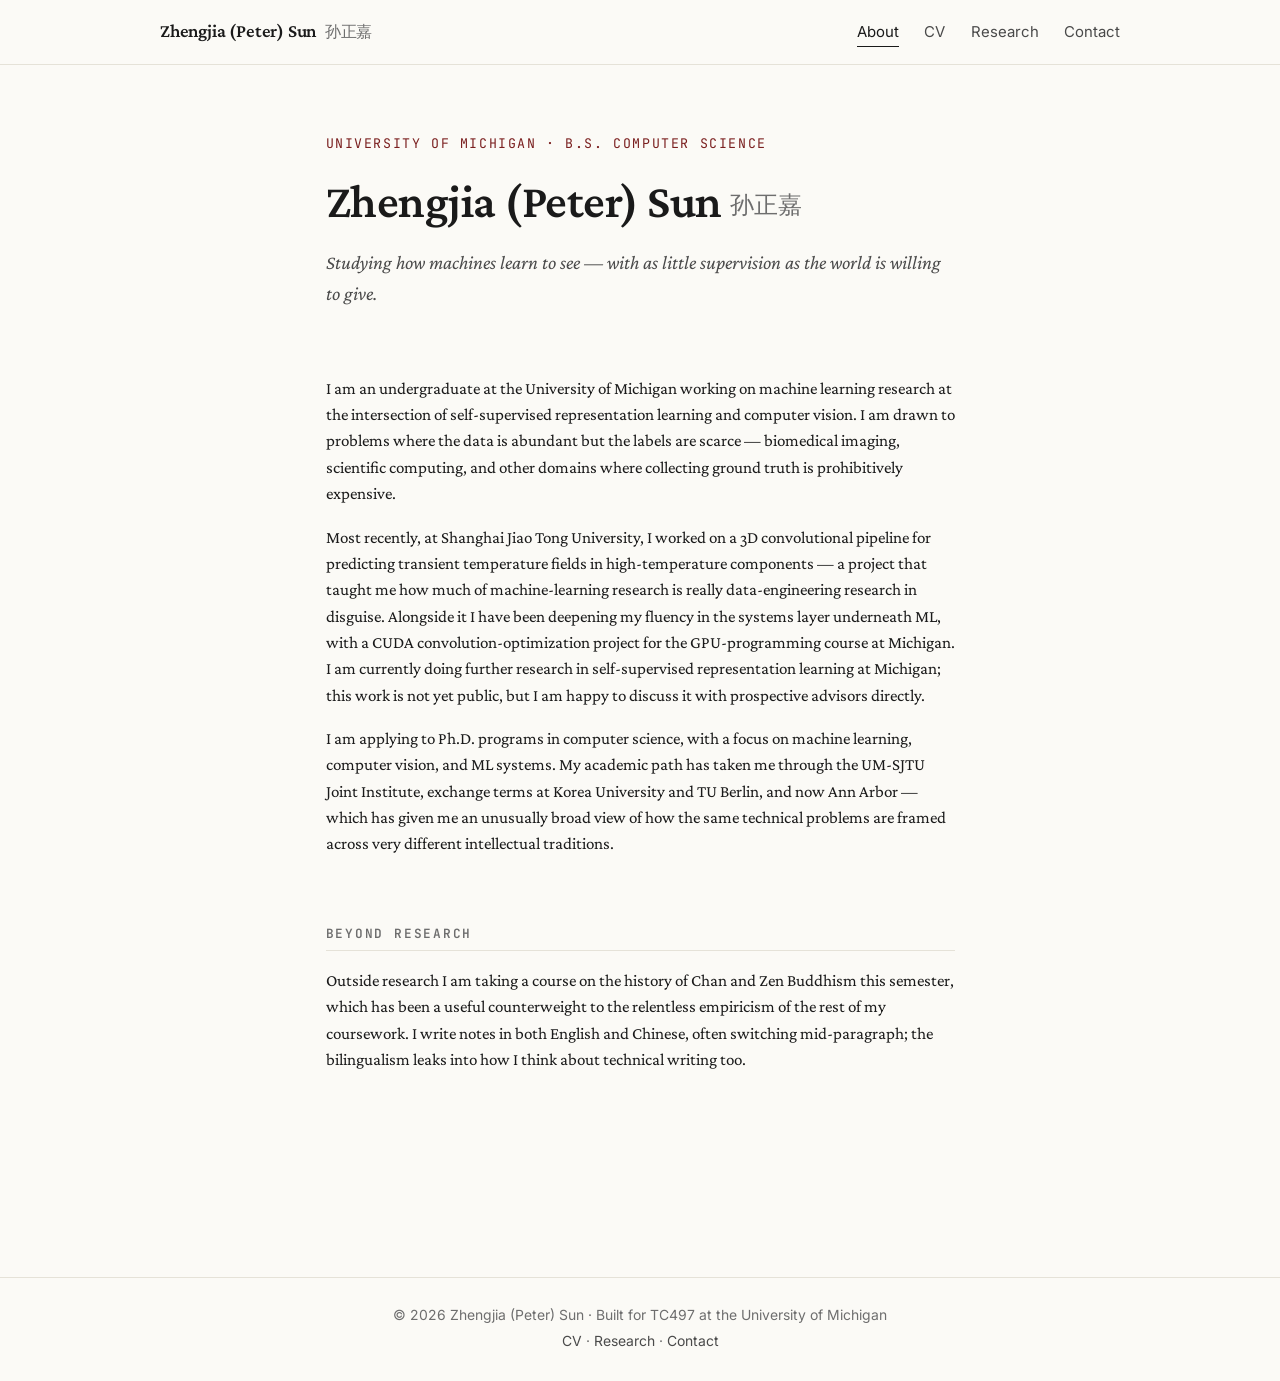
<file: index.html>
<!DOCTYPE html>
<html lang="en">
<head>
<meta charset="UTF-8">
<meta name="viewport" content="width=device-width, initial-scale=1.0">
<title>Zhengjia (Peter) Sun — Computer Science, University of Michigan</title>
<meta name="description" content="Zhengjia (Peter) Sun is an undergraduate at the University of Michigan studying computer science, with research interests in self-supervised representation learning and computer vision for biomedical applications.">
<link rel="preconnect" href="https://fonts.googleapis.com">
<link rel="preconnect" href="https://fonts.gstatic.com" crossorigin>
<link href="https://fonts.googleapis.com/css2?family=Crimson+Pro:ital,wght@0,400;0,500;0,600;1,400&family=Inter:wght@400;500;600&family=JetBrains+Mono:wght@400;500&display=swap" rel="stylesheet">
<link rel="stylesheet" href="assets/style.css">
</head>
<body>

<header class="site-header">
  <div class="site-header-inner">
    <a href="index.html" class="site-brand">Zhengjia (Peter) Sun<span class="brand-cn">孙正嘉</span></a>
    <nav class="site-nav">
      <span class="active">About</span>
      <a href="cv.html">CV</a>
      <a href="research.html">Research</a>
      <a href="contact.html">Contact</a>
    </nav>
  </div>
</header>

<main class="page">

  <section class="hero">
    <p class="hero-eyebrow">University of Michigan · B.S. Computer Science</p>
    <h1 class="hero-title">Zhengjia (Peter) Sun<span class="cn">孙正嘉</span></h1>
    <p class="hero-tagline">Studying how machines learn to see — with as little supervision as the world is willing to give.</p>
  </section>

  <section>
    <p>
      I am an undergraduate at the University of Michigan working on machine
      learning research at the intersection of self-supervised representation
      learning and computer vision. I am drawn to problems where the data is
      abundant but the labels are scarce — biomedical imaging, scientific
      computing, and other domains where collecting ground truth is
      prohibitively expensive.
    </p>
    <p>
      Most recently, at Shanghai Jiao Tong University, I worked on a 3D
      convolutional pipeline for predicting transient temperature fields in
      high-temperature components — a project that taught me how much of
      machine-learning research is really data-engineering research in
      disguise. Alongside it I have been deepening my fluency in the
      systems layer underneath ML, with a CUDA convolution-optimization
      project for the GPU-programming course at Michigan. I am currently
      doing further research in self-supervised representation learning at
      Michigan; this work is not yet public, but I am happy to discuss it
      with prospective advisors directly.
    </p>
    <p>
      I am applying to Ph.D. programs in computer science, with a focus on
      machine learning, computer vision, and ML systems. My academic path has
      taken me through the UM-SJTU Joint Institute, exchange terms at Korea
      University and TU Berlin, and now Ann Arbor — which has given me an
      unusually broad view of how the same technical problems are framed
      across very different intellectual traditions.
    </p>
  </section>

  <h2 class="section-label">Beyond Research</h2>

  <section>
    <p>
      Outside research I am taking a course on the history of Chan and Zen
      Buddhism this semester, which has been a useful counterweight to the
      relentless empiricism of the rest of my coursework. I write notes in
      both English and Chinese, often switching mid-paragraph; the
      bilingualism leaks into how I think about technical writing too.
    </p>
  </section>

</main>

<footer class="site-footer">
  <p>© 2026 Zhengjia (Peter) Sun · Built for TC497 at the University of Michigan</p>
  <p><a href="cv.html">CV</a> · <a href="research.html">Research</a> · <a href="contact.html">Contact</a></p>
</footer>

</body>
</html>
</file>
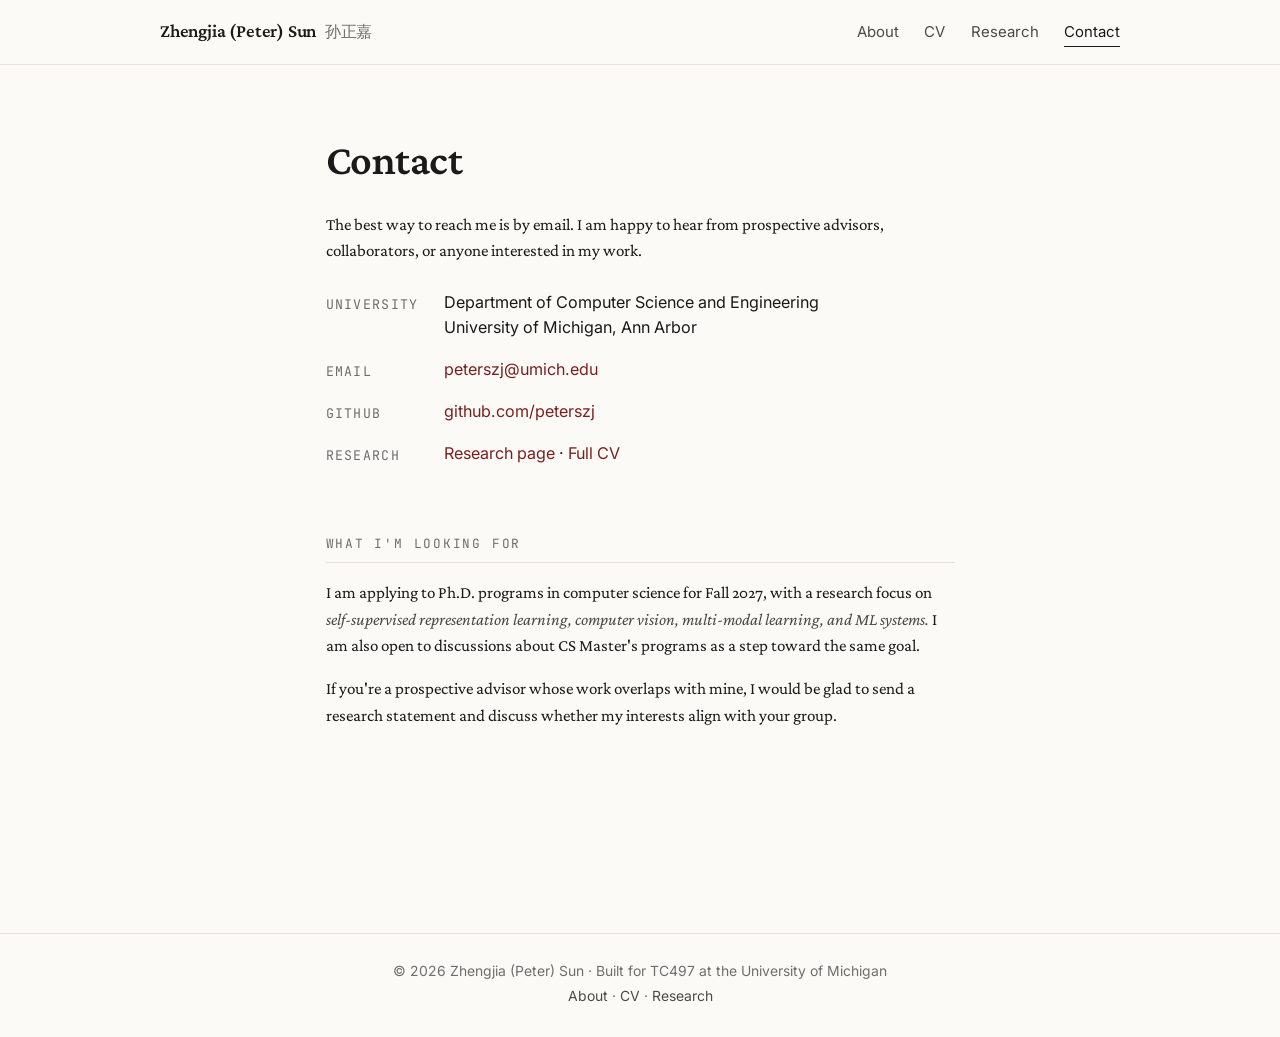
<file: contact.html>
<!DOCTYPE html>
<html lang="en">
<head>
<meta charset="UTF-8">
<meta name="viewport" content="width=device-width, initial-scale=1.0">
<title>Contact — Zhengjia (Peter) Sun</title>
<meta name="description" content="Get in touch with Zhengjia (Peter) Sun — graduate-school applicant, computer science research.">
<link rel="preconnect" href="https://fonts.googleapis.com">
<link rel="preconnect" href="https://fonts.gstatic.com" crossorigin>
<link href="https://fonts.googleapis.com/css2?family=Crimson+Pro:ital,wght@0,400;0,500;0,600;1,400&family=Inter:wght@400;500;600&family=JetBrains+Mono:wght@400;500&display=swap" rel="stylesheet">
<link rel="stylesheet" href="assets/style.css">
</head>
<body>

<header class="site-header">
  <div class="site-header-inner">
    <a href="index.html" class="site-brand">Zhengjia (Peter) Sun<span class="brand-cn">孙正嘉</span></a>
    <nav class="site-nav">
      <a href="index.html">About</a>
      <a href="cv.html">CV</a>
      <a href="research.html">Research</a>
      <span class="active">Contact</span>
    </nav>
  </div>
</header>

<main class="page">

  <h1>Contact</h1>

  <p>
    The best way to reach me is by email. 
    I am happy to hear from prospective advisors, collaborators, or anyone interested in my work.
  </p>

  <dl class="contact-grid">
    <dt>University</dt>
    <dd>Department of Computer Science and Engineering<br>University of Michigan, Ann Arbor</dd>

    <dt>Email</dt>
    <dd><a href="mailto:peterszj@umich.edu">peterszj@umich.edu</a></dd>

    <dt>GitHub</dt>
    <dd><a href="https://github.com/peterszj">github.com/peterszj</a></dd>

    <dt>Research</dt>
    <dd><a href="research.html">Research page</a> · <a href="cv.html">Full CV</a></dd>
  </dl>

  <p class="section-label">What I'm looking for</p>

  <p>
    I am applying to Ph.D. programs in computer science for Fall 2027, with
    a research focus on <em>self-supervised representation learning, computer vision, 
    multi-modal learning, and ML systems.</em> I am also
    open to discussions about CS Master's programs as a step toward the
    same goal.
  </p>
  <p>
    If you're a prospective advisor whose work overlaps with mine, I would
    be glad to send a research statement and discuss whether my interests
    align with your group.
  </p>

</main>

<footer class="site-footer">
  <p>© 2026 Zhengjia (Peter) Sun · Built for TC497 at the University of Michigan</p>
  <p><a href="index.html">About</a> · <a href="cv.html">CV</a> · <a href="research.html">Research</a></p>
</footer>

</body>
</html>
</file>
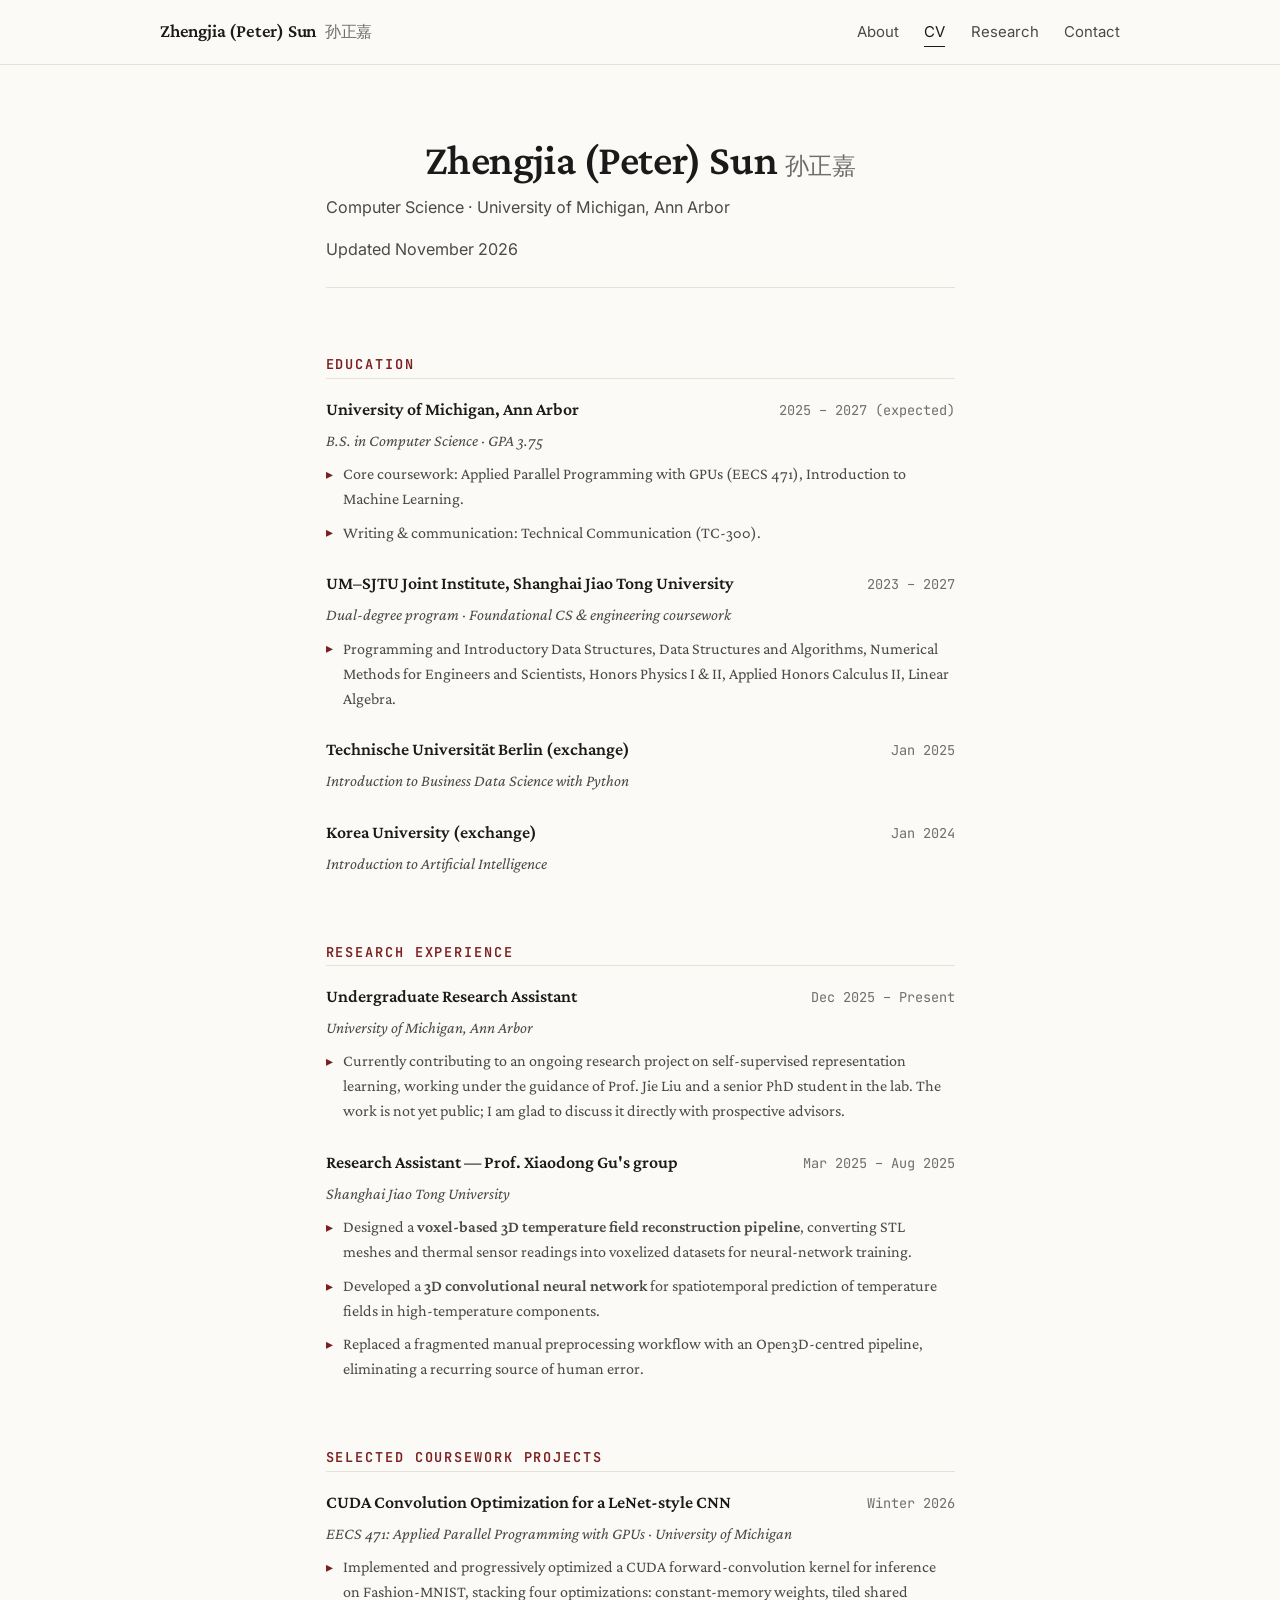
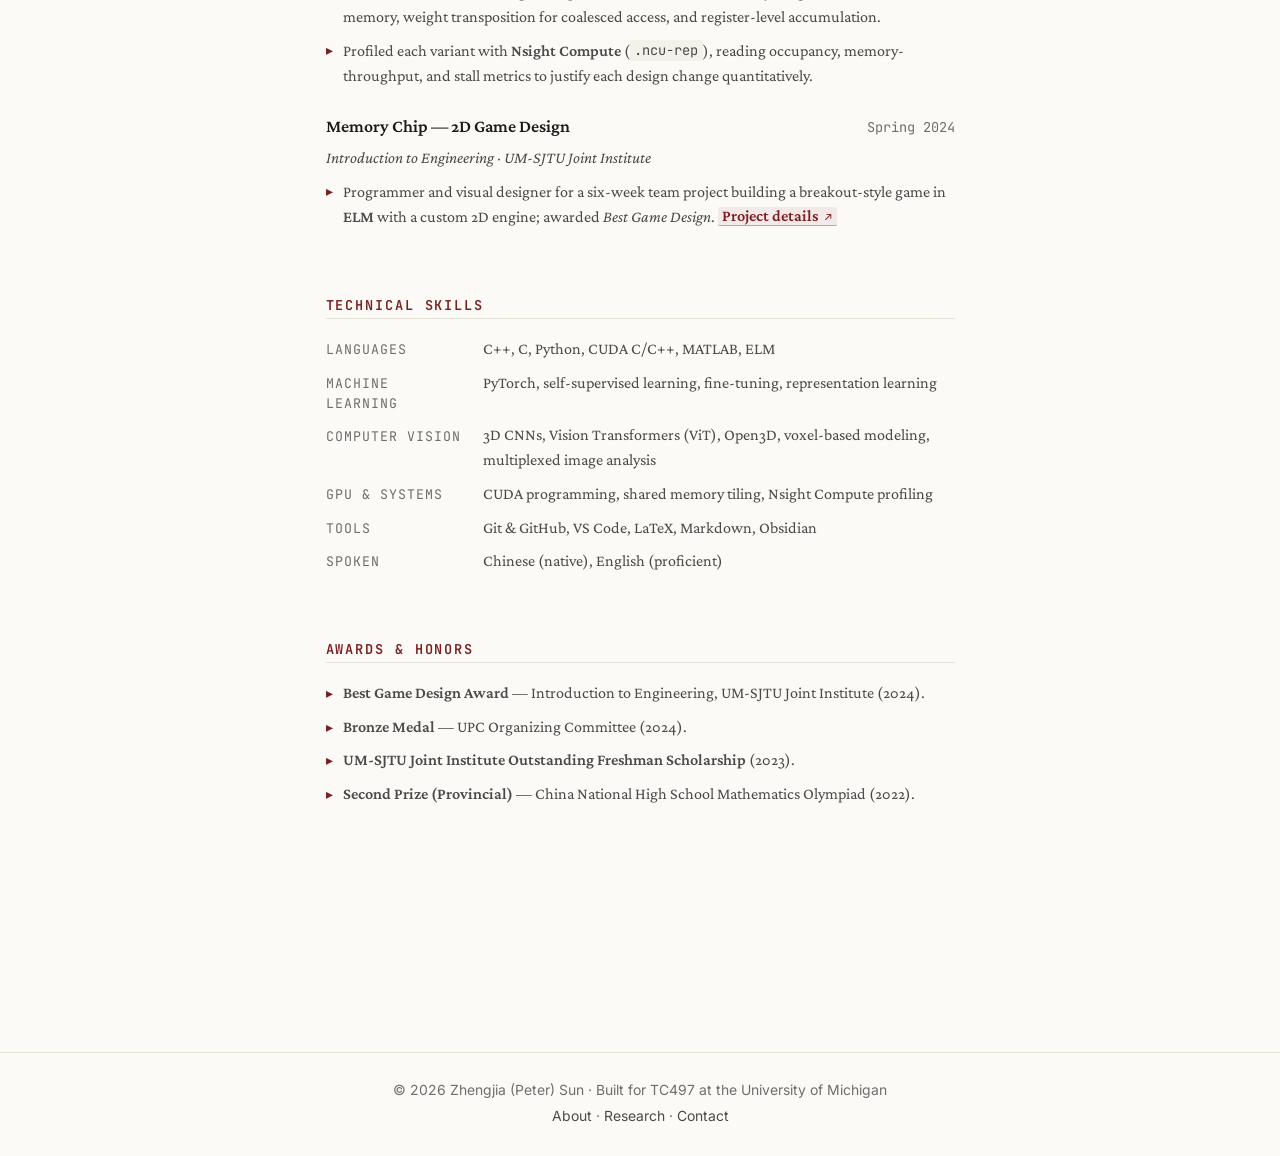
<file: cv.html>
<!DOCTYPE html>
<html lang="en">
<head>
<meta charset="UTF-8">
<meta name="viewport" content="width=device-width, initial-scale=1.0">
<title>CV — Zhengjia (Peter) Sun</title>
<meta name="description" content="Curriculum Vitae of Peter (Zhengjia) Sun — Computer Science undergraduate at the University of Michigan.">
<link rel="preconnect" href="https://fonts.googleapis.com">
<link rel="preconnect" href="https://fonts.gstatic.com" crossorigin>
<link href="https://fonts.googleapis.com/css2?family=Crimson+Pro:ital,wght@0,400;0,500;0,600;1,400&family=Inter:wght@400;500;600&family=JetBrains+Mono:wght@400;500&display=swap" rel="stylesheet">
<link rel="stylesheet" href="assets/style.css">
</head>
<body>

<header class="site-header">
  <div class="site-header-inner">
    <a href="index.html" class="site-brand">Zhengjia (Peter) Sun<span class="brand-cn">孙正嘉</span></a>
    <nav class="site-nav">
      <a href="index.html">About</a>
      <span class="active">CV</span>
      <a href="research.html">Research</a>
      <a href="contact.html">Contact</a>
    </nav>
  </div>
</header>

<main class="page">

  <div class="cv-header">
    <h1>Zhengjia (Peter) Sun <span style="font-weight:400; color:var(--ink-faint); font-size:1.4rem;">孙正嘉</span></h1>
    <p class="subtitle">Computer Science · University of Michigan, Ann Arbor</p>
    <p class="subtitle" style="margin-top:0.5rem;">
      Updated November 2026
    </p>
  </div>

  <!-- ============ EDUCATION ============ -->
  <section class="cv-section">
    <h2 class="cv-section-title">Education</h2>

    <div class="cv-entry">
      <div class="cv-entry-header">
        <span class="cv-entry-title">University of Michigan, Ann Arbor</span>
        <span class="cv-entry-date">2025 – 2027 (expected)</span>
      </div>
      <p class="cv-entry-sub">B.S. in Computer Science · GPA 3.75</p>
      <ul>
        <li>Core coursework: Applied Parallel Programming with GPUs (EECS&nbsp;471), Introduction to Machine Learning.</li>
        <li>Writing &amp; communication: Technical Communication (TC-300).</li>
      </ul>
    </div>

    <div class="cv-entry">
      <div class="cv-entry-header">
        <span class="cv-entry-title">UM–SJTU Joint Institute, Shanghai Jiao Tong University</span>
        <span class="cv-entry-date">2023 – 2027</span>
      </div>
      <p class="cv-entry-sub">Dual-degree program · Foundational CS &amp; engineering coursework</p>
      <ul>
        <li>Programming and Introductory Data Structures, Data Structures and Algorithms, Numerical Methods for Engineers and Scientists, Honors Physics I &amp; II, Applied Honors Calculus II, Linear Algebra.</li>
      </ul>
    </div>

    <div class="cv-entry">
      <div class="cv-entry-header">
        <span class="cv-entry-title">Technische Universität Berlin (exchange)</span>
        <span class="cv-entry-date">Jan 2025</span>
      </div>
      <p class="cv-entry-sub">Introduction to Business Data Science with Python</p>
    </div>

    <div class="cv-entry">
      <div class="cv-entry-header">
        <span class="cv-entry-title">Korea University (exchange)</span>
        <span class="cv-entry-date">Jan 2024</span>
      </div>
      <p class="cv-entry-sub">Introduction to Artificial Intelligence</p>
    </div>
  </section>

  <!-- ============ RESEARCH ============ -->
  <section class="cv-section">
    <h2 class="cv-section-title">Research Experience</h2>

    <div class="cv-entry">
      <div class="cv-entry-header">
        <span class="cv-entry-title">Undergraduate Research Assistant</span>
        <span class="cv-entry-date">Dec 2025 – Present</span>
      </div>
      <p class="cv-entry-sub">University of Michigan, Ann Arbor</p>
      <ul>
        <li>Currently contributing to an ongoing research project on self-supervised representation learning, working under the guidance of Prof. Jie Liu and a senior PhD student in the lab. The work is not yet public; I am glad to discuss it directly with prospective advisors.</li>
      </ul>
    </div>

    <div class="cv-entry">
      <div class="cv-entry-header">
        <span class="cv-entry-title">Research Assistant — Prof. Xiaodong Gu's group</span>
        <span class="cv-entry-date">Mar 2025 – Aug 2025</span>
      </div>
      <p class="cv-entry-sub">Shanghai Jiao Tong University</p>
      <ul>
        <li>Designed a <strong>voxel-based 3D temperature field reconstruction pipeline</strong>, converting STL meshes and thermal sensor readings into voxelized datasets for neural-network training.</li>
        <li>Developed a <strong>3D convolutional neural network</strong> for spatiotemporal prediction of temperature fields in high-temperature components.</li>
        <li>Replaced a fragmented manual preprocessing workflow with an Open3D-centred pipeline, eliminating a recurring source of human error.</li>
      </ul>
    </div>
  </section>

  <!-- ============ SELECTED PROJECTS ============ -->
  <section class="cv-section">
    <h2 class="cv-section-title">Selected Coursework Projects</h2>

    <div class="cv-entry">
      <div class="cv-entry-header">
        <span class="cv-entry-title">CUDA Convolution Optimization for a LeNet-style CNN</span>
        <span class="cv-entry-date">Winter 2026</span>
      </div>
      <p class="cv-entry-sub">EECS 471: Applied Parallel Programming with GPUs · University of Michigan</p>
      <ul>
        <li>Implemented and progressively optimized a CUDA forward-convolution kernel for inference on Fashion-MNIST, stacking four optimizations: constant-memory weights, tiled shared memory, weight transposition for coalesced access, and register-level accumulation.</li>
        <li>Profiled each variant with <strong>Nsight Compute</strong> (<span class="mono">.ncu-rep</span>), reading occupancy, memory-throughput, and stall metrics to justify each design change quantitatively.</li>
      </ul>
    </div>

    <div class="cv-entry">
      <div class="cv-entry-header">
        <span class="cv-entry-title">Memory Chip — 2D Game Design</span>
        <span class="cv-entry-date">Spring 2024</span>
      </div>
      <p class="cv-entry-sub">Introduction to Engineering · UM-SJTU Joint Institute</p>
      <ul>
        <li>Programmer and visual designer for a six-week team project building a breakout-style game in <strong>ELM</strong> with a custom 2D engine; awarded <em>Best Game Design</em>. <a href="research.html#memchip" class="project-link" data-project="memchip">Project details</a></li>
      </ul>
    </div>
  </section>

  <!-- ============ TECHNICAL SKILLS ============ -->
  <section class="cv-section">
    <h2 class="cv-section-title">Technical Skills</h2>
    <dl class="kv-list">
      <dt>Languages</dt>
      <dd>C++, C, Python, CUDA C/C++, MATLAB, ELM</dd>

      <dt>Machine Learning</dt>
      <dd>PyTorch, self-supervised learning, fine-tuning, representation learning</dd>

      <dt>Computer Vision</dt>
      <dd>3D CNNs, Vision Transformers (ViT), Open3D, voxel-based modeling, multiplexed image analysis</dd>

      <dt>GPU &amp; Systems</dt>
      <dd>CUDA programming, shared memory tiling, Nsight Compute profiling</dd>

      <dt>Tools</dt>
      <dd>Git &amp; GitHub, VS Code, LaTeX, Markdown, Obsidian</dd>

      <dt>Spoken</dt>
      <dd>Chinese (native), English (proficient)</dd>
    </dl>
  </section>

  <!-- ============ AWARDS ============ -->
  <section class="cv-section">
    <h2 class="cv-section-title">Awards &amp; Honors</h2>
    <div class="cv-entry">
      <ul>
        <li><strong>Best Game Design Award</strong> — Introduction to Engineering, UM-SJTU Joint Institute (2024).</li>
        <li><strong>Bronze Medal</strong> — UPC Organizing Committee (2024).</li>
        <li><strong>UM-SJTU Joint Institute Outstanding Freshman Scholarship</strong> (2023).</li>
        <li><strong>Second Prize (Provincial)</strong> — China National High School Mathematics Olympiad (2022).</li>
      </ul>
    </div>
  </section>

</main>

<footer class="site-footer">
  <p>© 2026 Zhengjia (Peter) Sun · Built for TC497 at the University of Michigan</p>
  <p><a href="index.html">About</a> · <a href="research.html">Research</a> · <a href="contact.html">Contact</a></p>
</footer>

<script src="assets/projects.js"></script>
<script src="assets/drawer.js"></script>
</body>
</html>
</file>
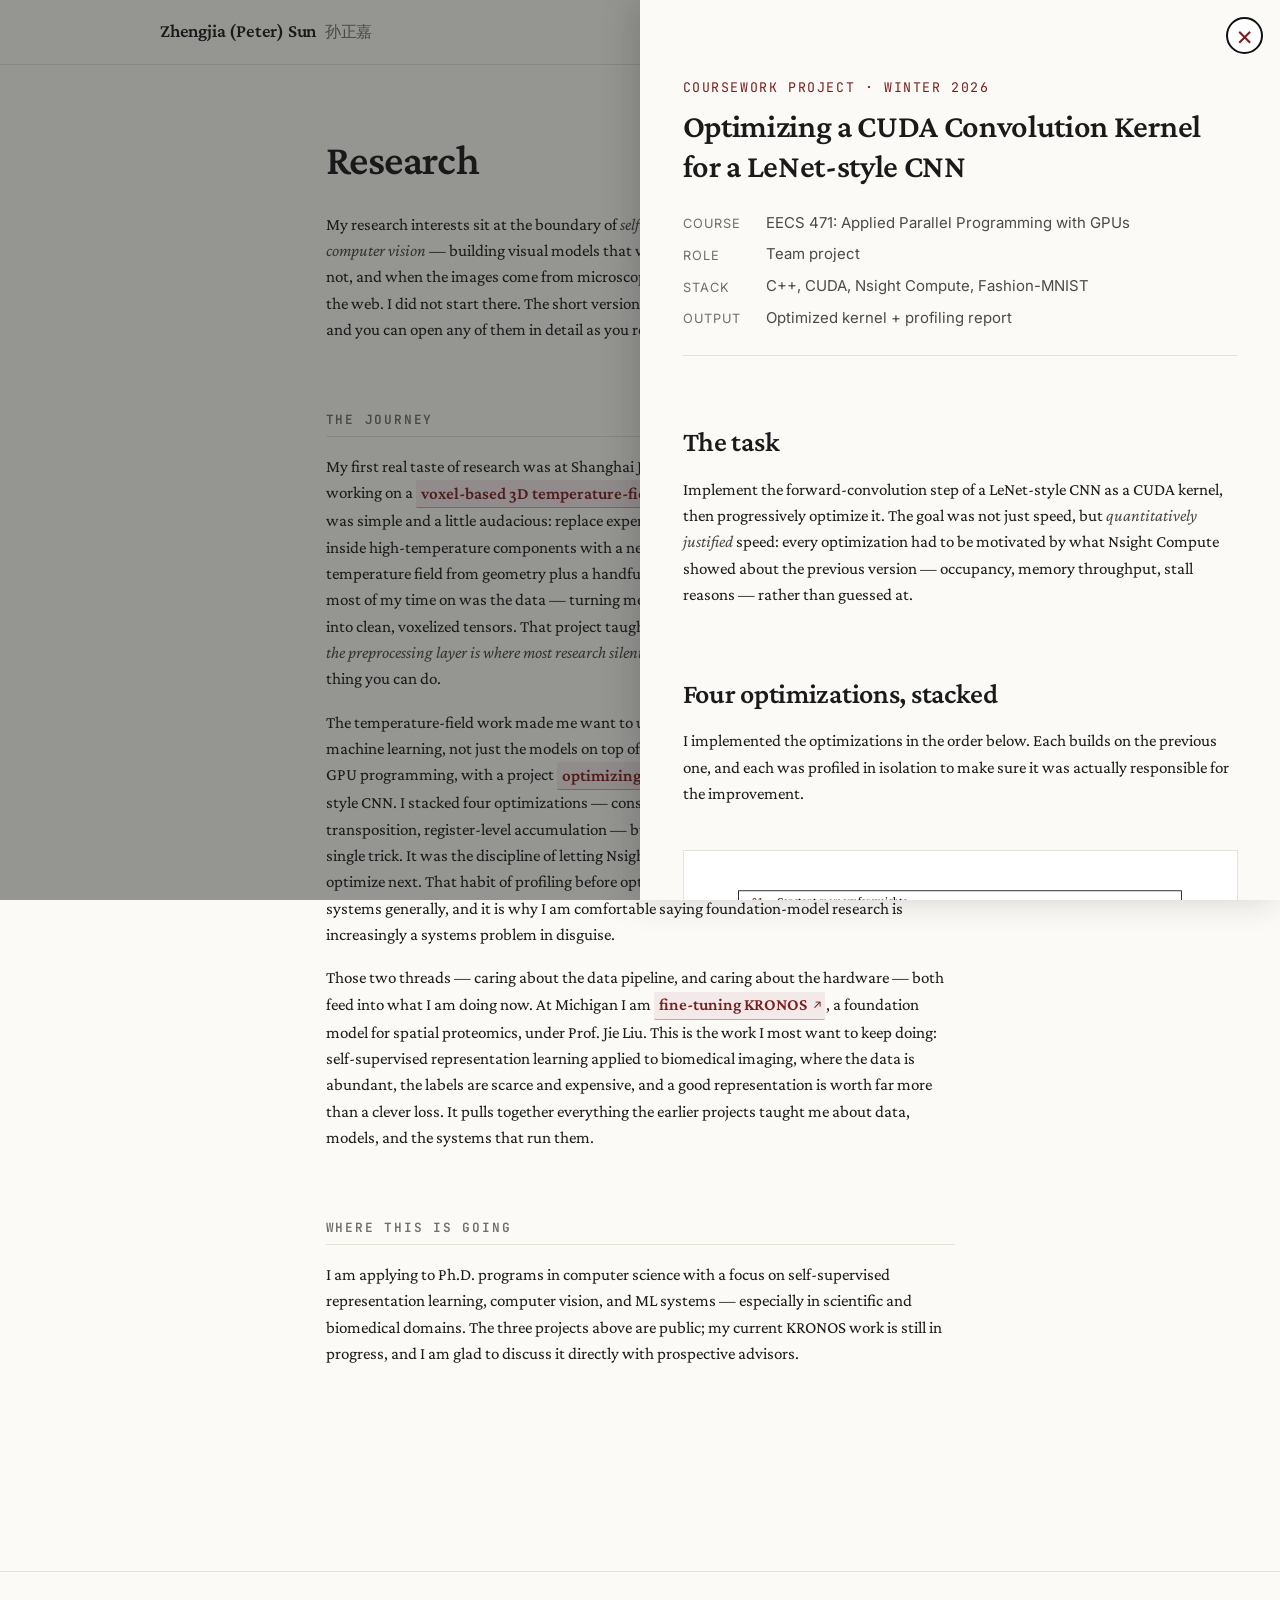
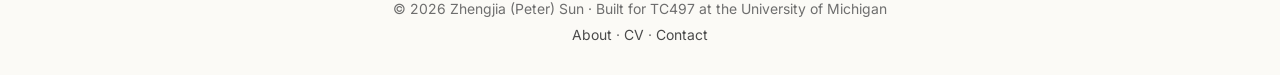
<file: research-cuda.html>
<!DOCTYPE html>
<html lang="en">
<head>
<meta charset="UTF-8">
<title>Redirecting — CUDA Convolution Optimization</title>
<meta name="viewport" content="width=device-width, initial-scale=1.0">
<meta http-equiv="refresh" content="0; url=research.html#cuda">
<link rel="canonical" href="research.html">
<script>location.replace("research.html#cuda");</script>
</head>
<body>
<p>This project now opens in a drawer on the research page.
<a href="research.html#cuda">View the CUDA convolution project →</a></p>
</body>
</html>
</file>
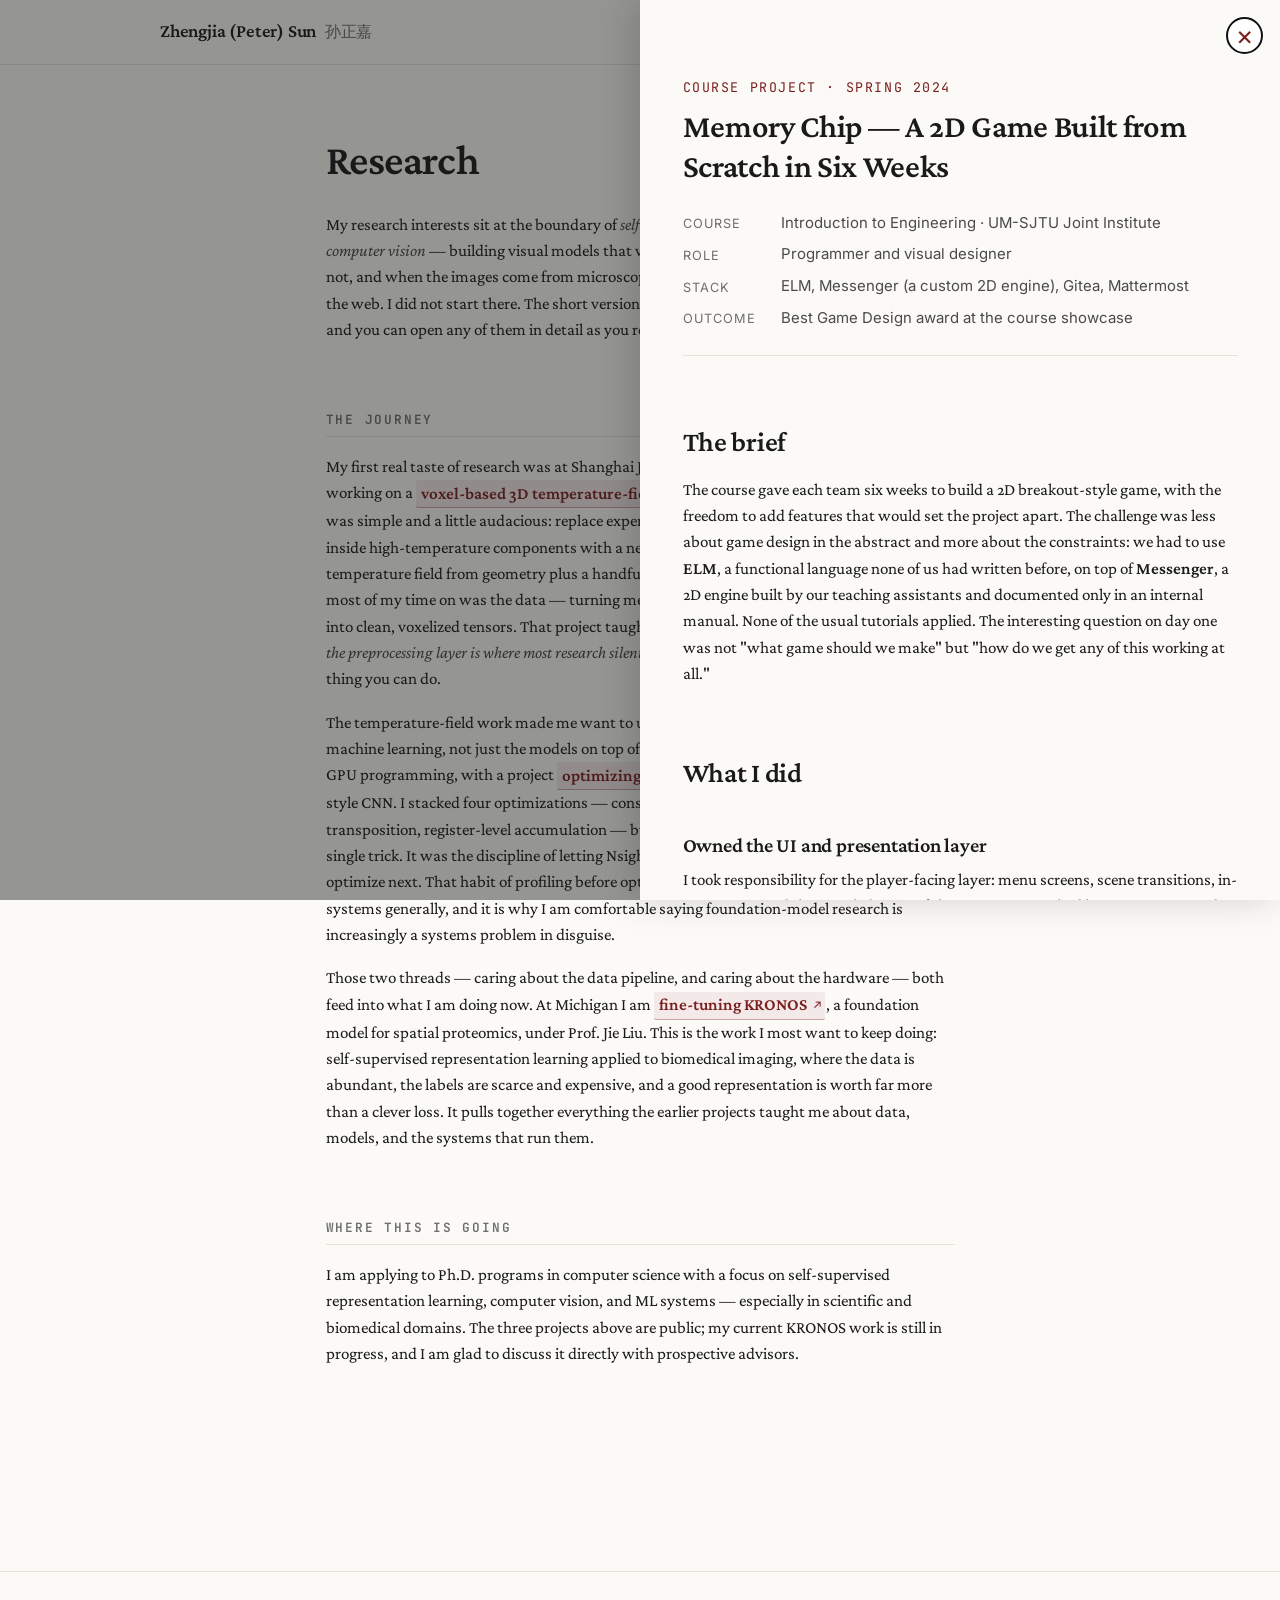
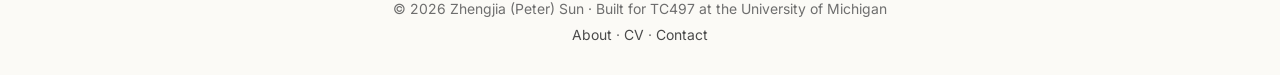
<file: research-memory-chip.html>
<!DOCTYPE html>
<html lang="en">
<head>
<meta charset="UTF-8">
<title>Redirecting — Memory Chip Game</title>
<meta name="viewport" content="width=device-width, initial-scale=1.0">
<meta http-equiv="refresh" content="0; url=research.html#memchip">
<link rel="canonical" href="research.html">
<script>location.replace("research.html#memchip");</script>
</head>
<body>
<p>This project now opens in a drawer on the research page.
<a href="research.html#memchip">View the Memory Chip project →</a></p>
</body>
</html>
</file>
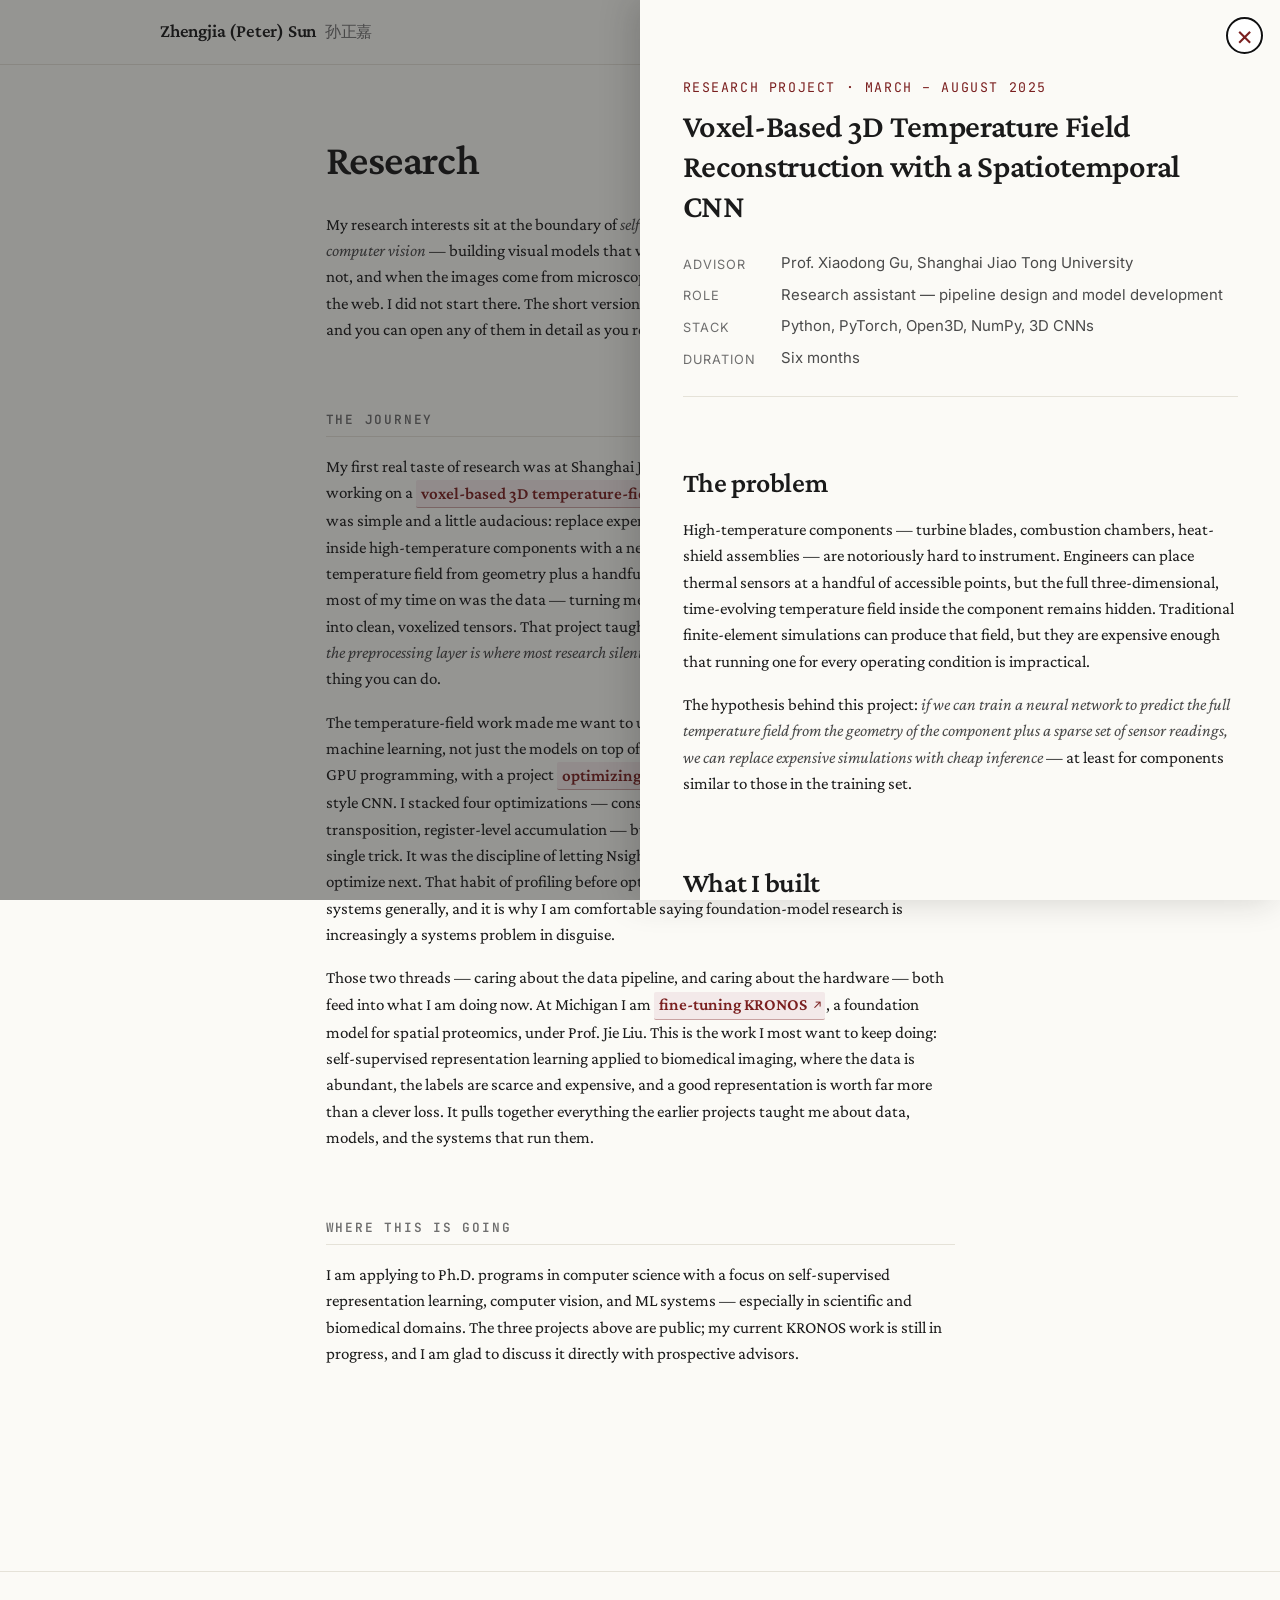
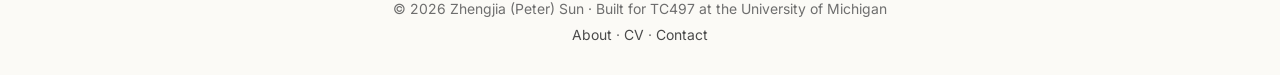
<file: research-temp-field.html>
<!DOCTYPE html>
<html lang="en">
<head>
<meta charset="UTF-8">
<title>Redirecting — 3D Temperature Field Reconstruction</title>
<meta name="viewport" content="width=device-width, initial-scale=1.0">
<meta http-equiv="refresh" content="0; url=research.html#temp">
<link rel="canonical" href="research.html">
<script>location.replace("research.html#temp");</script>
</head>
<body>
<p>This project now opens in a drawer on the research page.
<a href="research.html#temp">View the temperature-field project →</a></p>
</body>
</html>
</file>
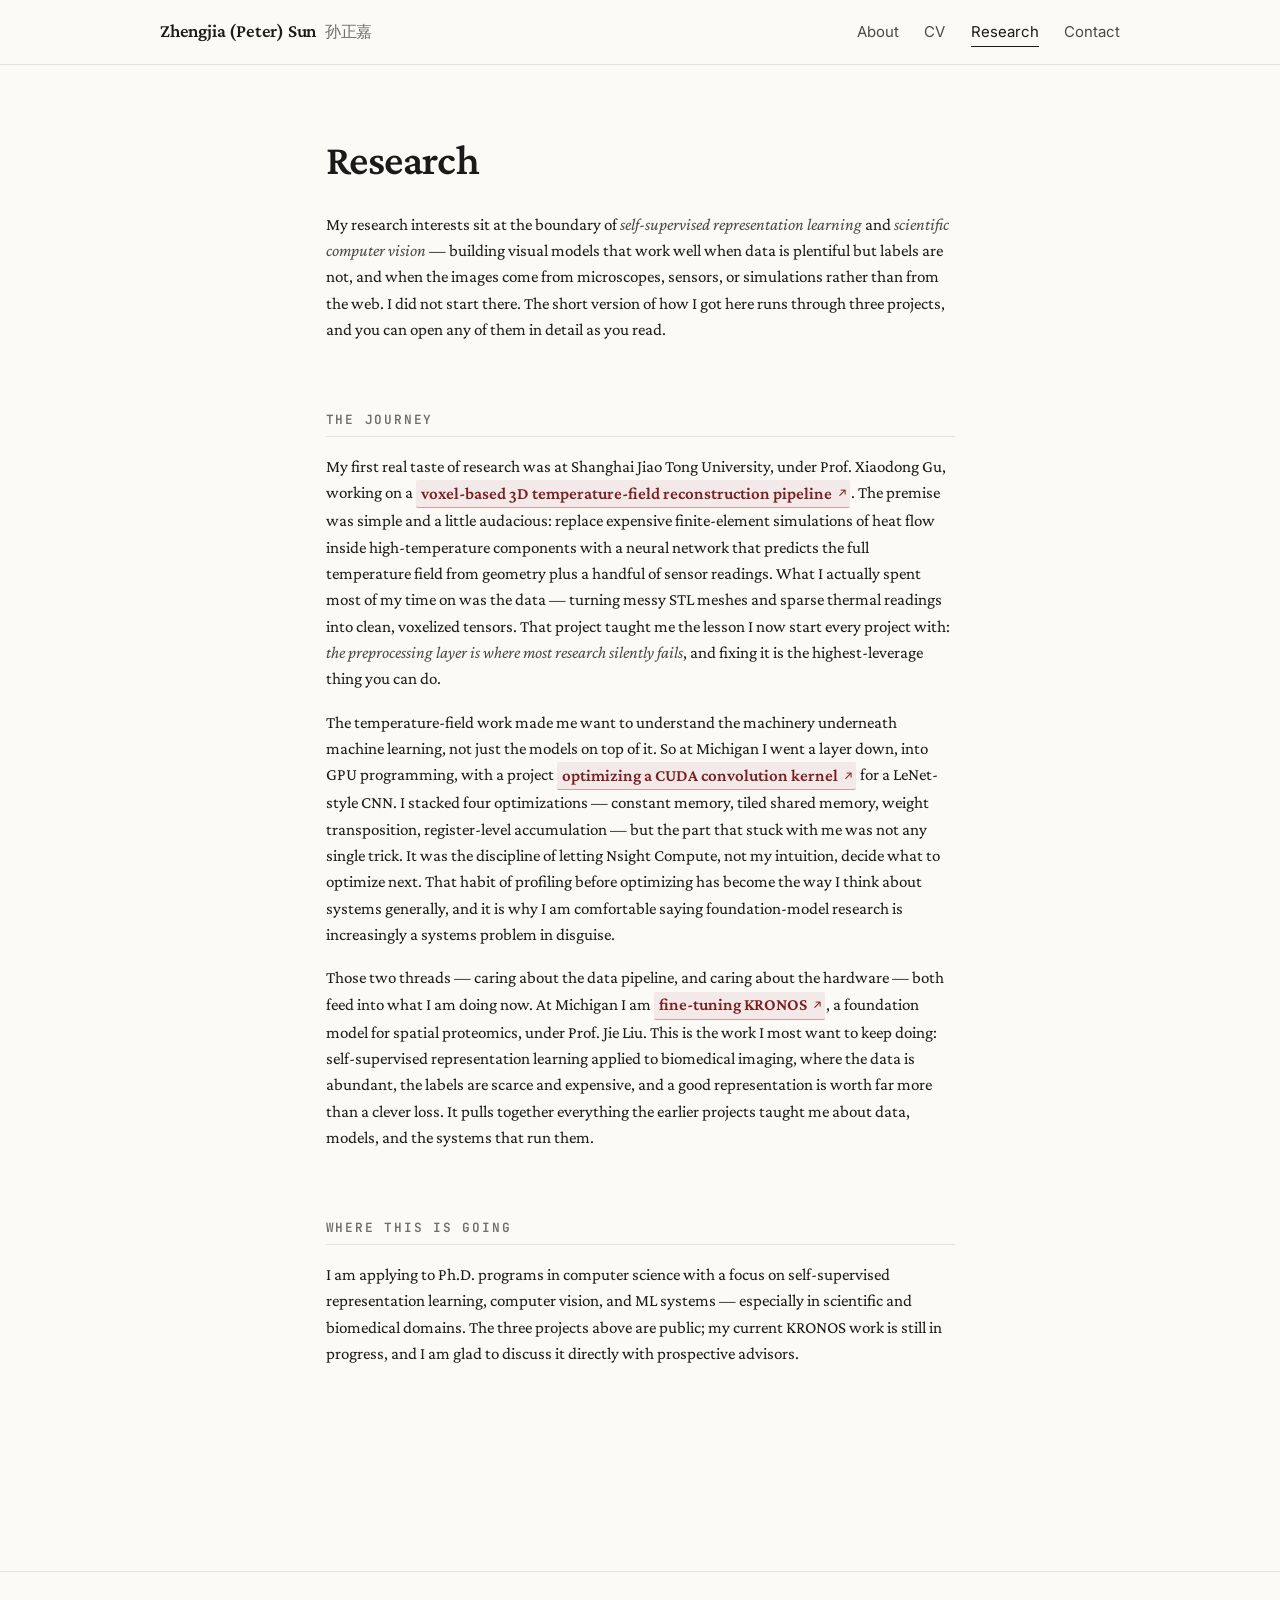
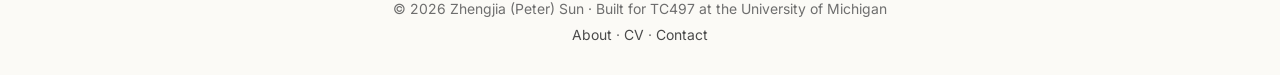
<file: research.html>
<!DOCTYPE html>
<html lang="en">
<head>
<meta charset="UTF-8">
<meta name="viewport" content="width=device-width, initial-scale=1.0">
<title>Research — Zhengjia (Peter) Sun</title>
<meta name="description" content="The research journey of Zhengjia (Peter) Sun: from voxel-based scientific machine learning and GPU optimization to fine-tuning a spatial-proteomics foundation model.">
<link rel="preconnect" href="https://fonts.googleapis.com">
<link rel="preconnect" href="https://fonts.gstatic.com" crossorigin>
<link href="https://fonts.googleapis.com/css2?family=Crimson+Pro:ital,wght@0,400;0,500;0,600;1,400&family=Inter:wght@400;500;600&family=JetBrains+Mono:wght@400;500&display=swap" rel="stylesheet">
<link rel="stylesheet" href="assets/style.css">
</head>
<body>

<header class="site-header">
  <div class="site-header-inner">
    <a href="index.html" class="site-brand">Zhengjia (Peter) Sun<span class="brand-cn">孙正嘉</span></a>
    <nav class="site-nav">
      <a href="index.html">About</a>
      <a href="cv.html">CV</a>
      <span class="active">Research</span>
      <a href="contact.html">Contact</a>
    </nav>
  </div>
</header>

<main class="page">

  <h1>Research</h1>

  <p>
    My research interests sit at the boundary of <em>self-supervised
    representation learning</em> and <em>scientific computer vision</em> —
    building visual models that work well when data is plentiful but labels
    are not, and when the images come from microscopes, sensors, or
    simulations rather than from the web. I did not start there. The short
    version of how I got here runs through three projects, and you can open
    any of them in detail as you read.
  </p>

  <h2 class="section-label">The journey</h2>

  <p>
    My first real taste of research was at Shanghai Jiao Tong University,
    under Prof. Xiaodong Gu, working on a
    <button type="button" class="project-link" data-project="temp">voxel-based 3D temperature-field reconstruction pipeline</button>.
    The premise was simple and a little audacious: replace expensive
    finite-element simulations of heat flow inside high-temperature
    components with a neural network that predicts the full temperature
    field from geometry plus a handful of sensor readings. What I actually
    spent most of my time on was the data — turning messy STL meshes and
    sparse thermal readings into clean, voxelized tensors. That project
    taught me the lesson I now start every project with: <em>the
    preprocessing layer is where most research silently fails</em>, and
    fixing it is the highest-leverage thing you can do.
  </p>

  <p>
    The temperature-field work made me want to understand the machinery
    underneath machine learning, not just the models on top of it. So at
    Michigan I went a layer down, into GPU programming, with a project
    <button type="button" class="project-link" data-project="cuda">optimizing a CUDA convolution kernel</button>
    for a LeNet-style CNN. I stacked four optimizations — constant memory,
    tiled shared memory, weight transposition, register-level accumulation
    — but the part that stuck with me was not any single trick. It was the
    discipline of letting Nsight Compute, not my intuition, decide what to
    optimize next. That habit of profiling before optimizing has become the
    way I think about systems generally, and it is why I am comfortable
    saying foundation-model research is increasingly a systems problem in
    disguise.
  </p>

  <p>
    Those two threads — caring about the data pipeline, and caring about the
    hardware — both feed into what I am doing now. At Michigan I am
    <button type="button" class="project-link" data-project="kronos">fine-tuning KRONOS</button>,
    a foundation model for spatial proteomics, under Prof. Jie Liu. This is
    the work I most want to keep doing: self-supervised representation
    learning applied to biomedical imaging, where the data is abundant, the
    labels are scarce and expensive, and a good representation is worth far
    more than a clever loss. It pulls together everything the earlier
    projects taught me about data, models, and the systems that run them.
  </p>

  <h2 class="section-label">Where this is going</h2>

  <p>
    I am applying to Ph.D. programs in computer science with a focus on
    self-supervised representation learning, computer vision, and ML
    systems — especially in scientific and biomedical domains. The three
    projects above are public; my current KRONOS work is still in progress,
    and I am glad to discuss it directly with prospective advisors.
  </p>


</main>

<footer class="site-footer">
  <p>© 2026 Zhengjia (Peter) Sun · Built for TC497 at the University of Michigan</p>
  <p><a href="index.html">About</a> · <a href="cv.html">CV</a> · <a href="contact.html">Contact</a></p>
</footer>

<script src="assets/projects.js"></script>
<script src="assets/drawer.js"></script>
</body>
</html>
</file>
<file: assets/style.css>
/* ========================================
   Peter Sun — Portfolio Site
   Shared stylesheet
   ======================================== */

:root {
  /* Color palette — restrained, academic, with a single warm accent */
  --bg:          #fbfaf6;        /* warm off-white, easier on eyes than pure white */
  --bg-elevated: #ffffff;
  --ink:         #1a1a1a;        /* near-black for body text */
  --ink-soft:    #4a4a4a;        /* secondary text */
  --ink-faint:   #6e6e6e;        /* tertiary / captions — darkened to meet WCAG AA contrast */
  --rule:        #e5e2d8;        /* hairline dividers */
  --accent:      #7a1f1f;        /* deep burgundy — the one accent color */
  --accent-soft: #f3e9e9;        /* tinted background for callouts */
  --code-bg:     #f4f1e8;

  /* Typography */
  --font-serif: "Crimson Pro", "Source Serif Pro", Georgia, serif;
  --font-sans:  "Inter", -apple-system, BlinkMacSystemFont, "Segoe UI", sans-serif;
  --font-mono:  "JetBrains Mono", "SF Mono", Menlo, monospace;

  /* Spacing scale */
  --space-1: 0.25rem;
  --space-2: 0.5rem;
  --space-3: 1rem;
  --space-4: 1.5rem;
  --space-5: 2.5rem;
  --space-6: 4rem;
  --space-7: 6rem;

  /* Layout */
  --content-max: 680px;        /* narrow column, ~10 words per line at 18px */
  --wide-max:    960px;        /* for cv & projects index */
}

/* ---------- Reset ---------- */
* { box-sizing: border-box; margin: 0; padding: 0; }
html { font-size: 17px; scroll-behavior: smooth; }
body {
  font-family: var(--font-serif);
  font-weight: 400;
  line-height: 1.55;
  color: var(--ink);
  background: var(--bg);
  -webkit-font-smoothing: antialiased;
  -moz-osx-font-smoothing: grayscale;
  font-feature-settings: "kern" 1, "liga" 1, "onum" 1;
}

/* ---------- Typography ---------- */
h1, h2, h3, h4 {
  font-family: var(--font-serif);
  font-weight: 600;
  line-height: 1.25;
  color: var(--ink);
  letter-spacing: -0.01em;
}
h1 { font-size: 2.5rem; margin-bottom: var(--space-4); }
h2 { font-size: 1.65rem; margin-top: var(--space-6); margin-bottom: var(--space-3); }
h3 { font-size: 1.2rem; margin-top: var(--space-5); margin-bottom: var(--space-2); }
h4 { font-size: 1rem; font-weight: 600; margin-top: var(--space-3); margin-bottom: var(--space-1); }

p {
  margin-bottom: var(--space-3);
  text-align: left;
  hyphens: manual;
}
p:last-child { margin-bottom: 0; }

a {
  color: var(--accent);
  text-decoration: none;
  border-bottom: 1px solid transparent;
  transition: border-color 0.15s ease;
}
a:hover { border-bottom-color: var(--accent); }

em { font-style: italic; color: var(--ink-soft); }
strong { font-weight: 600; }

code, .mono {
  font-family: var(--font-mono);
  font-size: 0.85em;
  background: var(--code-bg);
  padding: 0.1em 0.35em;
  border-radius: 2px;
}

/* ---------- Layout ---------- */
.page {
  max-width: var(--content-max);
  margin: 0 auto;
  padding: var(--space-6) var(--space-4) var(--space-7);
}
.page-wide {
  max-width: var(--wide-max);
  margin: 0 auto;
  padding: var(--space-6) var(--space-4) var(--space-7);
}

/* ---------- Header / Nav ---------- */
.site-header {
  border-bottom: 1px solid var(--rule);
  padding: var(--space-3) var(--space-4);
  background: var(--bg);
  position: sticky;
  top: 0;
  z-index: 10;
  backdrop-filter: blur(6px);
  background: rgba(251, 250, 246, 0.92);
}
.site-header-inner {
  max-width: var(--wide-max);
  margin: 0 auto;
  display: flex;
  justify-content: space-between;
  align-items: baseline;
  gap: var(--space-4);
}
.site-brand {
  font-family: var(--font-serif);
  font-weight: 600;
  font-size: 1.1rem;
  color: var(--ink);
  border-bottom: none;
  letter-spacing: -0.01em;
}
.site-brand:hover { border-bottom: none; color: var(--accent); }
.site-brand .brand-cn {
  font-family: var(--font-serif);
  color: var(--ink-faint);
  font-weight: 400;
  font-size: 0.95rem;
  margin-left: var(--space-2);
}

.site-nav {
  display: flex;
  gap: var(--space-4);
  font-family: var(--font-sans);
  font-size: 0.88rem;
}
.site-nav a {
  color: var(--ink-soft);
  border-bottom: 1px solid transparent;
  padding-bottom: 2px;
}
.site-nav a:hover { color: var(--accent); border-bottom-color: var(--accent); }
.site-nav .active {
  color: var(--ink);
  border-bottom: 1px solid var(--ink);
  padding-bottom: 2px;
  cursor: default;
}

/* ---------- Footer ---------- */
.site-footer {
  border-top: 1px solid var(--rule);
  padding: var(--space-4);
  margin-top: var(--space-7);
  font-family: var(--font-sans);
  font-size: 0.82rem;
  color: var(--ink-faint);
  text-align: center;
}
.site-footer p { text-align: center; margin-bottom: var(--space-1); }
.site-footer a { color: var(--ink-soft); }

/* ---------- Hero (home page) ---------- */
.hero {
  margin-bottom: var(--space-6);
}
.hero-eyebrow {
  font-family: var(--font-mono);
  font-size: 0.78rem;
  text-transform: uppercase;
  letter-spacing: 0.12em;
  color: var(--accent);
  margin-bottom: var(--space-3);
}
.hero-title {
  font-size: 2.8rem;
  margin-bottom: var(--space-3);
  font-weight: 600;
}
.hero-title .cn {
  color: var(--ink-faint);
  font-weight: 400;
  font-size: 1.4rem;
  margin-left: var(--space-2);
  vertical-align: 0.15em;
}
.hero-tagline {
  font-size: 1.15rem;
  color: var(--ink-soft);
  font-style: italic;
  margin-bottom: var(--space-4);
  text-align: left;
}

/* ---------- Section dividers ---------- */
.section-label {
  font-family: var(--font-mono);
  font-size: 0.75rem;
  text-transform: uppercase;
  letter-spacing: 0.14em;
  color: var(--ink-faint);
  margin-top: var(--space-6);
  margin-bottom: var(--space-3);
  padding-bottom: var(--space-2);
  border-bottom: 1px solid var(--rule);
}

/* ---------- Project highlight cards (home page) ---------- */
.highlights {
  display: flex;
  flex-direction: column;
  gap: var(--space-4);
  margin-top: var(--space-3);
}
.highlight {
  display: block;
  padding: var(--space-4);
  border: 1px solid var(--rule);
  background: var(--bg-elevated);
  text-decoration: none;
  color: var(--ink);
  border-bottom: 1px solid var(--rule);
  transition: border-color 0.15s ease, transform 0.15s ease;
}
.highlight:hover {
  border-color: var(--accent);
  border-bottom-color: var(--accent);
  transform: translateY(-2px);
  box-shadow: 0 6px 20px rgba(122, 31, 31, 0.08);
}
.highlight:hover .highlight-title { color: var(--accent); }
.highlight-meta {
  font-family: var(--font-mono);
  font-size: 0.75rem;
  text-transform: uppercase;
  letter-spacing: 0.1em;
  color: var(--accent);
  margin-bottom: var(--space-2);
}
.highlight-title {
  font-size: 1.15rem;
  font-weight: 600;
  margin-bottom: var(--space-2);
}
.highlight-blurb {
  color: var(--ink-soft);
  font-size: 0.95rem;
  margin-bottom: var(--space-2);
  text-align: left;
}
.highlight-tags {
  font-family: var(--font-mono);
  font-size: 0.72rem;
  color: var(--ink-faint);
  text-transform: lowercase;
}

/* ---------- CV-specific styling ---------- */
.cv-header {
  text-align: center;
  margin-bottom: var(--space-5);
  padding-bottom: var(--space-4);
  border-bottom: 1px solid var(--rule);
}
.cv-header h1 {
  margin-bottom: var(--space-2);
}
.cv-header .subtitle {
  font-family: var(--font-sans);
  color: var(--ink-soft);
  font-size: 0.95rem;
}
.cv-section {
  margin-bottom: var(--space-5);
}
.cv-section-title {
  font-family: var(--font-mono);
  font-size: 0.8rem;
  text-transform: uppercase;
  letter-spacing: 0.14em;
  color: var(--accent);
  border-bottom: 1px solid var(--rule);
  padding-bottom: var(--space-1);
  margin-bottom: var(--space-3);
}
.cv-entry {
  margin-bottom: var(--space-4);
}
.cv-entry:last-child { margin-bottom: 0; }
.cv-entry-header {
  display: flex;
  justify-content: space-between;
  align-items: baseline;
  gap: var(--space-3);
  margin-bottom: var(--space-1);
  flex-wrap: wrap;
}
.cv-entry-title {
  font-weight: 600;
  font-size: 1.05rem;
}
.cv-entry-date {
  font-family: var(--font-mono);
  font-size: 0.8rem;
  color: var(--ink-faint);
  white-space: nowrap;
}
.cv-entry-sub {
  font-style: italic;
  color: var(--ink-soft);
  font-size: 0.95rem;
  margin-bottom: var(--space-2);
}
.cv-entry ul {
  list-style: none;
  padding-left: var(--space-3);
}
.cv-entry li {
  position: relative;
  margin-bottom: var(--space-2);
  text-align: left;
  font-size: 0.95rem;
  color: var(--ink-soft);
}
.cv-entry li::before {
  content: "▸";
  position: absolute;
  left: -1rem;
  color: var(--accent);
  font-size: 0.8rem;
  top: 0.2em;
}

/* Two-column lists (skills, courses) */
.kv-list {
  display: grid;
  grid-template-columns: 140px 1fr;
  gap: var(--space-2) var(--space-3);
  font-size: 0.95rem;
}
.kv-list dt {
  font-family: var(--font-mono);
  font-size: 0.78rem;
  text-transform: uppercase;
  letter-spacing: 0.08em;
  color: var(--ink-faint);
  padding-top: 0.25em;
}
.kv-list dd { color: var(--ink-soft); }

/* ---------- Project (research) detail pages ---------- */
.project-header {
  margin-bottom: var(--space-5);
  padding-bottom: var(--space-4);
  border-bottom: 1px solid var(--rule);
}
.project-eyebrow {
  font-family: var(--font-mono);
  font-size: 0.78rem;
  text-transform: uppercase;
  letter-spacing: 0.12em;
  color: var(--accent);
  margin-bottom: var(--space-2);
}
.project-meta-grid {
  display: grid;
  grid-template-columns: max-content 1fr;
  gap: var(--space-2) var(--space-4);
  font-family: var(--font-sans);
  font-size: 0.88rem;
  margin-top: var(--space-3);
}
.project-meta-grid dt {
  color: var(--ink-faint);
  text-transform: uppercase;
  letter-spacing: 0.08em;
  font-size: 0.75rem;
  padding-top: 0.2em;
}
.project-meta-grid dd { color: var(--ink-soft); }

.callout {
  background: var(--accent-soft);
  border-left: 3px solid var(--accent);
  padding: var(--space-3) var(--space-4);
  margin: var(--space-4) 0;
  font-size: 0.95rem;
}
.callout strong { color: var(--accent); }

/* Schematic figure (SVG placeholder) */
.figure {
  margin: var(--space-5) 0;
  padding: var(--space-4);
  background: var(--bg-elevated);
  border: 1px solid var(--rule);
}
.figure svg { display: block; width: 100%; height: auto; }
.figure-caption {
  font-family: var(--font-sans);
  font-size: 0.82rem;
  color: var(--ink-faint);
  margin-top: var(--space-2);
  text-align: center;
  font-style: italic;
}

/* Back link */
.back-link {
  font-family: var(--font-mono);
  font-size: 0.8rem;
  text-transform: uppercase;
  letter-spacing: 0.1em;
  color: var(--ink-faint);
  display: inline-block;
  margin-bottom: var(--space-4);
  border-bottom: none;
}
.back-link:hover { color: var(--accent); border-bottom: none; }

/* ---------- Research index page ---------- */
.research-list {
  display: flex;
  flex-direction: column;
  gap: var(--space-5);
}
.research-item {
  padding-bottom: var(--space-4);
  border-bottom: 1px solid var(--rule);
}
.research-item:last-child { border-bottom: none; }
.research-item h3 {
  margin-top: 0;
  margin-bottom: var(--space-2);
}
.research-item h3 a {
  color: var(--ink);
  border-bottom: none;
}
.research-item h3 a:hover {
  color: var(--accent);
  border-bottom: none;
}
.research-tags {
  font-family: var(--font-mono);
  font-size: 0.75rem;
  color: var(--ink-faint);
  margin-top: var(--space-2);
}

/* ---------- Contact page ---------- */
.contact-grid {
  display: grid;
  grid-template-columns: max-content 1fr;
  gap: var(--space-3) var(--space-4);
  margin-top: var(--space-4);
  font-family: var(--font-sans);
}
.contact-grid dt {
  font-family: var(--font-mono);
  font-size: 0.78rem;
  text-transform: uppercase;
  letter-spacing: 0.1em;
  color: var(--ink-faint);
  padding-top: 0.3em;
}
.contact-grid dd { font-size: 0.95rem; }

/* ---------- Shared "this is clickable" cue ---------- */
.card-cta {
  display: inline-block;
  margin-top: var(--space-3);
  font-family: var(--font-mono);
  font-size: 0.72rem;
  text-transform: uppercase;
  letter-spacing: 0.12em;
  color: var(--accent);
}

/* ---------- Clickable project cards (research index) ---------- */
.research-card {
  display: block;
  padding: var(--space-4);
  border: 1px solid var(--rule);
  background: var(--bg-elevated);
  text-decoration: none;
  color: var(--ink);
  transition: border-color 0.15s ease, transform 0.15s ease, box-shadow 0.15s ease;
}
.research-card:hover {
  border-color: var(--accent);
  transform: translateY(-2px);
  box-shadow: 0 6px 20px rgba(122, 31, 31, 0.08);
}
.research-card h3 { margin-top: 0; margin-bottom: var(--space-2); color: var(--ink); }
.research-card:hover h3 { color: var(--accent); }
.research-card p { text-align: left; }

/* ---------- Project detail: next / previous navigation ---------- */
.project-nav {
  display: flex;
  justify-content: space-between;
  gap: var(--space-4);
  margin-top: var(--space-6);
  padding-top: var(--space-4);
  border-top: 1px solid var(--rule);
  flex-wrap: wrap;
}
.project-nav a {
  flex: 1 1 200px;
  font-family: var(--font-sans);
  border-bottom: none;
  color: var(--ink-soft);
}
.project-nav a:hover { color: var(--accent); border-bottom: none; }
.project-nav .nav-next { text-align: right; }
.project-nav .nav-label {
  display: block;
  font-family: var(--font-mono);
  font-size: 0.7rem;
  text-transform: uppercase;
  letter-spacing: 0.1em;
  color: var(--ink-faint);
  margin-bottom: 3px;
}
.project-nav .nav-title { font-weight: 600; font-size: 0.95rem; }

/* ---------- Responsive ---------- */
@media (max-width: 640px) {
  html { font-size: 16px; }
  .page, .page-wide { padding: var(--space-4) var(--space-3) var(--space-6); }
  .hero-title { font-size: 2rem; }
  .hero-title .cn { font-size: 1.1rem; }
  h1 { font-size: 1.9rem; }
  .site-header-inner { flex-direction: column; align-items: flex-start; gap: var(--space-2); }
  .site-nav { gap: var(--space-3); flex-wrap: wrap; }
  .kv-list { grid-template-columns: 1fr; gap: var(--space-1); }
  .kv-list dt { margin-top: var(--space-2); }
  p { text-align: left; hyphens: none; }
  .cv-entry li { text-align: left; }
}

/* ---------- Inline project trigger (button-style highlight) ---------- */
.project-link {
  font: inherit;
  color: var(--accent);
  background: var(--accent-soft);
  border: none;
  border-bottom: 1px solid rgba(122, 31, 31, 0.35);
  padding: 0.02em 0.28em;
  margin: 0 0.02em;
  border-radius: 2px;
  cursor: pointer;
  font-weight: 600;
  transition: background 0.15s ease, border-color 0.15s ease;
}
.project-link:hover,
.project-link:focus-visible {
  background: #ecd9d9;
  border-bottom-color: var(--accent);
}
.project-link::after {
  content: " \2197";              /* ↗ — cue that it opens something */
  font-family: var(--font-mono);
  font-size: 0.7em;
  vertical-align: 0.1em;
}
/* When used as an <a> fallback, strip the default link underline */
a.project-link { text-decoration: none; }

/* ---------- Slide-out project drawer ---------- */
.drawer-backdrop {
  position: fixed;
  inset: 0;
  background: rgba(26, 26, 26, 0.45);
  z-index: 40;
  opacity: 0;
  transition: opacity 0.3s ease;
}
.drawer-backdrop.is-open { opacity: 1; }

.drawer {
  position: fixed;
  top: 0;
  right: 0;
  height: 100%;
  width: min(640px, 92vw);
  max-width: 100%;
  background: var(--bg);
  z-index: 50;
  box-shadow: -8px 0 32px rgba(26, 26, 26, 0.18);
  transform: translateX(100%);
  transition: transform 0.32s cubic-bezier(0.22, 0.61, 0.36, 1);
  will-change: transform;
}
.drawer.is-open { transform: translateX(0); }

.drawer-panel {
  position: relative;
  height: 100%;
  overflow: hidden;
}
.drawer-content {
  height: 100%;
  overflow-y: auto;
  -webkit-overflow-scrolling: touch;
  padding: var(--space-6) var(--space-5) var(--space-7);
  outline: none;
}
.drawer-content .project-header { margin-top: var(--space-2); }
.drawer-content h1 { font-size: 1.9rem; }

.drawer-close {
  position: absolute;
  top: var(--space-3);
  right: var(--space-3);
  z-index: 2;
  width: 2.2rem;
  height: 2.2rem;
  display: flex;
  align-items: center;
  justify-content: center;
  font-family: var(--font-sans);
  font-size: 1.6rem;
  line-height: 1;
  color: var(--ink-soft);
  background: var(--bg-elevated);
  border: 1px solid var(--rule);
  border-radius: 50%;
  cursor: pointer;
  transition: color 0.15s ease, border-color 0.15s ease;
}
.drawer-close:hover,
.drawer-close:focus-visible {
  color: var(--accent);
  border-color: var(--accent);
}

/* Lock background scroll while the drawer is open */
body.drawer-open { overflow: hidden; }

/* Near-fullscreen drawer on narrow screens */
@media (max-width: 640px) {
  .drawer { width: 100vw; }
  .drawer-content { padding: var(--space-6) var(--space-3) var(--space-6); }
  .drawer-content h1 { font-size: 1.6rem; }
}

/* Respect reduced-motion preference */
@media (prefers-reduced-motion: reduce) {
  .drawer, .drawer-backdrop { transition: none; }
}

/* ---------- Print-friendly (so CV page prints decently) ---------- */
@media print {
  .site-header, .site-footer, .back-link { display: none; }
  .drawer, .drawer-backdrop { display: none; }
  body { background: white; }
  .page, .page-wide { max-width: 100%; padding: 0; }
  a { color: var(--ink); border-bottom: none; }
}
</file>
